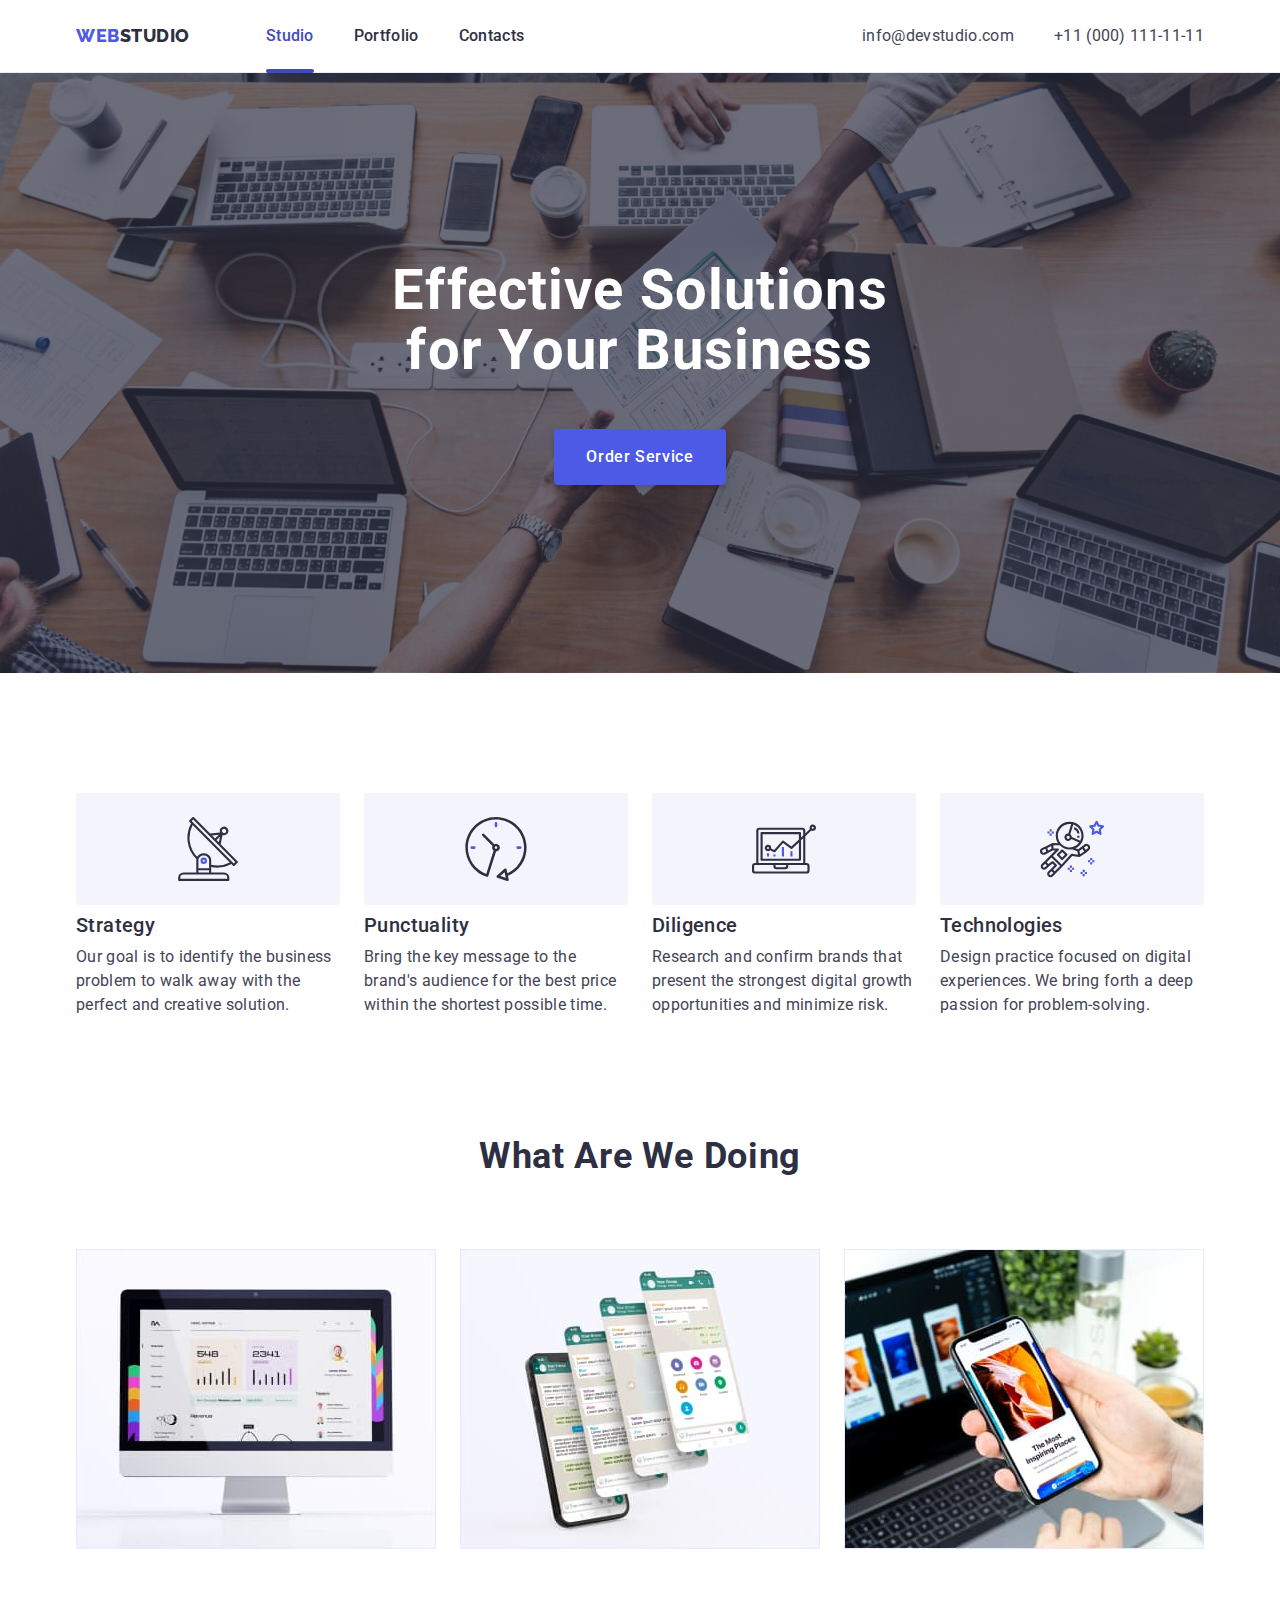
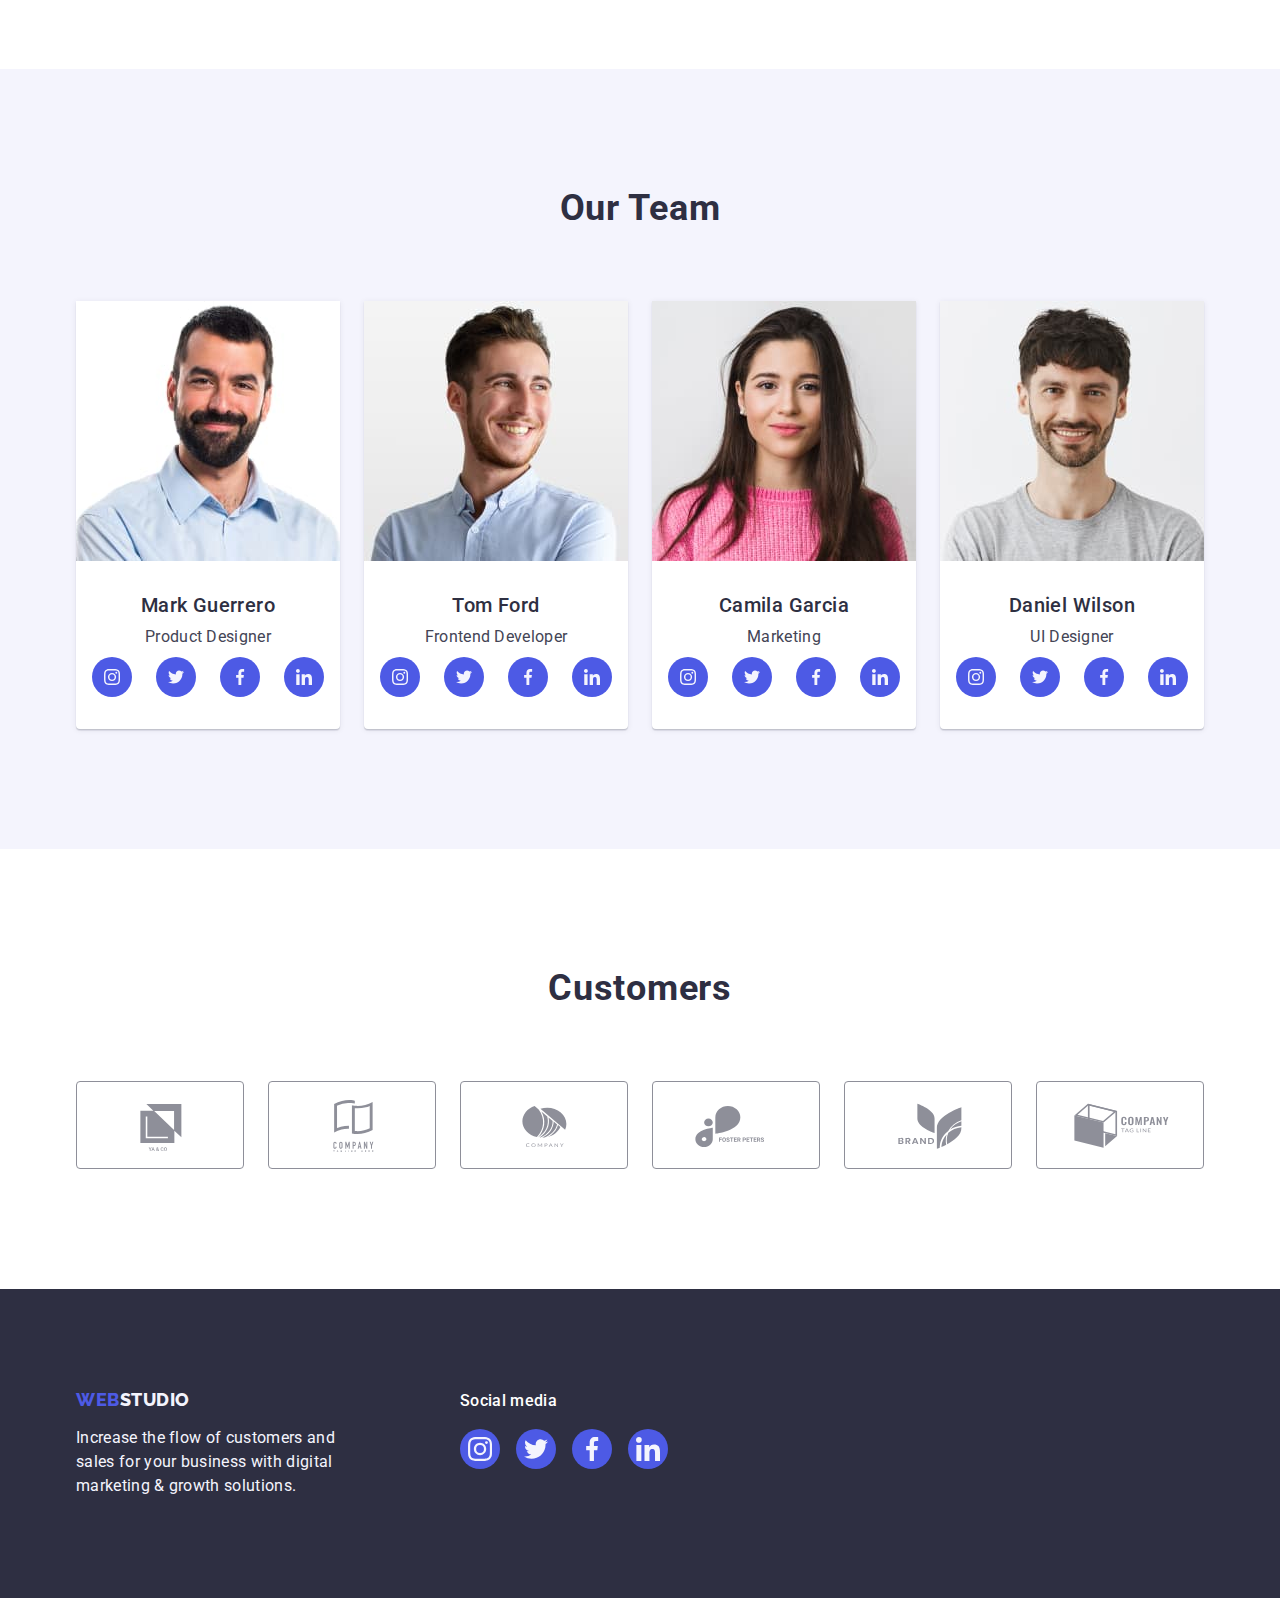
<file: index.html>
<!DOCTYPE html>
<html lang="en">
  <head>
    <meta charset="UTF-8" />
    <meta http-equiv="X-UA-Compatible" content="IE=edge" />
    <meta name="viewport" content="width=device-width, initial-scale=1.0" />
    <meta
      name="description"
      content="Creation and promotion of web-sites. Web site, App, Design, Marketing"
    />
    <title>Studio</title>
    <link rel="preconnect" href="https://fonts.googleapis.com" />
    <link rel="preconnect" href="https://fonts.gstatic.com" crossorigin />
    <link
      href="https://fonts.googleapis.com/css2?family=Raleway:wght@800&family=Roboto:wght@400;500;700;900&display=swap"
      rel="stylesheet"
    />
    <link
      rel="stylesheet"
      href="https://cdnjs.cloudflare.com/ajax/libs/modern-normalize/1.0.0/modern-normalize.min.css"
    />
    <link rel="stylesheet" href="./css/styles.css" />
  </head>

  <body>
    <!-- ======== Шапка сайта (header) ========== -->
    <header class="header-box">
      <div class="container header-container">
        <nav class="header-nav">
          <a class="logo logo-header" href="./index.html"
            >Web<span class="logo-studio">Studio</span></a
          >

          <ul class="header-menu">
            <li>
              <!-- current -->
              <a class="menu-link link current" href="./index.html">Studio</a>
            </li>
            <li>
              <a class="menu-link link" href="./portfolio.html">Portfolio</a>
            </li>
            <li>
              <a class="menu-link link" href="">Contacts</a>
            </li>
          </ul>
        </nav>

        <!-- === Контакти (address) === -->
        <address>
          <ul class="contacts-list">
            <li>
              <a class="contact-link link" href="mailto:info@devstudio.com"
                >info@devstudio.com</a
              >
            </li>
            <li>
              <a class="contact-link link" href="tel:+110001111111"
                >+11 (000) 111-11-11</a
              >
            </li>
          </ul>
        </address>
      </div>
    </header>

    <main>
      <!-- SECTION HERO (Герой) -->
      <section class="hero-bloc">
        <div class="container">
          <h1 class="title">Effective Solutions for Your Business</h1>

          <!-- button -->
          <button type="button" class="btn btn-text" data-modal-open>
            Order Service
          </button>
          <div class="backdrop is-hidden" data-modal>
            <div class="modal">
              <div class="modal-icon">
                <button type="button" class="modal-btn" data-modal-close>
                  <svg class="icon-close" width="8" height="8">
                    <use href="./images/icons.svg#icon-close"></use>
                  </svg>
                </button>
              </div>
            </div>
          </div>
        </div>
      </section>

      <!-- SECTION-1 "FEATURE" (Переваги) -->
      <section class="section-delta">
        <div class="container">
          <!-- Сховати заголовок -->
          <h2 class="visually-hidden">Hang</h2>

          <ul class="feature-list list">
            <li class="scroll-box">
              <div class="feature-icon-box">
                <svg class="feature-icon" width="64" height="64">
                  <use href="./images/icons.svg#antenna"></use>
                </svg>
              </div>
              <h3 class="header">Strategy</h3>
              <p class="main-text">
                Our goal is to identify the business problem to walk away with
                the perfect and creative solution.
              </p>
            </li>

            <li class="scroll-box">
              <div class="feature-icon-box">
                <svg class="feature-icon" width="64" height="64">
                  <use href="./images/icons.svg#clock"></use>
                </svg>
              </div>
              <h3 class="header">Punctuality</h3>
              <p class="main-text">
                Bring the key message to the brand's audience for the best price
                within the shortest possible time.
              </p>
            </li>

            <li class="scroll-box">
              <div class="feature-icon-box">
                <svg class="feature-icon" width="64" height="64">
                  <use href="./images/icons.svg#diagram"></use>
                </svg>
              </div>
              <h3 class="header">Diligence</h3>
              <p class="main-text">
                Research and confirm brands that present the strongest digital
                growth opportunities and minimize risk.
              </p>
            </li>

            <li class="scroll-box">
              <div class="feature-icon-box">
                <svg class="feature-icon" width="64" height="64">
                  <use href="./images/icons.svg#astronaut"></use>
                </svg>
              </div>
              <h3 class="header">Technologies</h3>
              <p class="main-text">
                Design practice focused on digital experiences. We bring forth a
                deep passion for problem-solving.
              </p>
            </li>
          </ul>
        </div>
      </section>

      <!-- SECTION-2 "We doing" (Види робіт) "WORK"-->
      <section class="work">
        <div class="container">
          <h2 class="header-two">What are we doing</h2>

          <ul class="work-list list">
            <li class="work-list-item">
              <img src="./images/laptop.jpg" alt="laptop" width="360" />
            </li>

            <!-- Висоту картинки можна не задавати -->

            <li class="work-list-item">
              <img
                src="./images/files.jpg"
                alt="files"
                width="360"
                height="300"
              />
            </li>

            <li class="work-list-item">
              <img src="./images/mobile.jpg" alt="mobile" width="360" />
            </li>
          </ul>
        </div>
      </section>

      <!-- SECTION-3 "Our Team" -->
      <section class="team section-delta">
        <div class="container">
          <h2 class="header-two">Our Team</h2>

          <ul class="team-list list">
            <li class="team-items">
              <img
                class="img"
                src="./images/team/mark.jpg"
                alt="Mark Guerrero"
                width="264"
              />
              <div class="team-member">
                <h3 class="header">Mark Guerrero</h3>
                <p class="team-position main-text">Product Designer</p>
                <!-- === social icons === -->
                <ul class="social-icon-list list">
                  <li class="social-icon-item">
                    <!-- Посилання на зовнішній ресурс, відкриється у новій вкладці -->
                    <a
                      class="link-icon link"
                      href="https://www.instagram.com/"
                      target="_blank"
                      rel="noopener noreferrer"
                    >
                      <svg class="icon" width="16" height="16">
                        <use href="./images/icons.svg#instagram"></use>
                      </svg>
                    </a>
                  </li>

                  <li class="social-icon-item">
                    <a
                      class="link-icon link"
                      href="https://twitter.com/"
                      target="_blank"
                      rel="noopener noreferrer"
                    >
                      <svg class="icon" width="16" height="16">
                        <use href="./images/icons.svg#twitter"></use>
                      </svg>
                    </a>
                  </li>

                  <li class="social-icon-item">
                    <a
                      class="link-icon link"
                      href="https://www.facebook.com/"
                      target="_blank"
                      rel="noopener noreferrer"
                    >
                      <svg class="icon" width="16" height="16">
                        <use href="./images/icons.svg#facebook"></use>
                      </svg>
                    </a>
                  </li>

                  <li class="social-icon-item">
                    <a
                      class="link-icon link"
                      href="https://www.linkedin.com/"
                      target="_blank"
                      rel="noopener noreferrer"
                    >
                      <svg class="icon" width="16" height="16">
                        <use href="./images/icons.svg#linkedin"></use>
                      </svg>
                    </a>
                  </li>
                </ul>
                <!-- social icons end -->
              </div>
            </li>

            <li class="team-items">
              <img
                class="img"
                src="./images/team/tom.jpg"
                alt="Tom Ford"
                width="264"
              />
              <div class="team-member">
                <h3 class="header">Tom Ford</h3>
                <p class="team-position main-text">Frontend Developer</p>
                <!-- === social icons === -->
                <ul class="social-icon-list list">
                  <li class="social-icon-item">
                    <!-- Посилання на зовнішній ресурс, відкриється у новій вкладці -->
                    <a
                      class="link-icon link"
                      href="https://www.instagram.com/"
                      target="_blank"
                      rel="noopener noreferrer"
                    >
                      <svg class="icon" width="16" height="16">
                        <use href="./images/icons.svg#instagram"></use>
                      </svg>
                    </a>
                  </li>

                  <li class="social-icon-item">
                    <a
                      class="link-icon link"
                      href="https://twitter.com/"
                      target="_blank"
                      rel="noopener noreferrer"
                    >
                      <svg class="icon" width="16" height="16">
                        <use href="./images/icons.svg#twitter"></use>
                      </svg>
                    </a>
                  </li>

                  <li class="social-icon-item">
                    <a
                      class="link-icon link"
                      href="https://www.facebook.com/"
                      target="_blank"
                      rel="noopener noreferrer"
                    >
                      <svg class="icon" width="16" height="16">
                        <use href="./images/icons.svg#facebook"></use>
                      </svg>
                    </a>
                  </li>

                  <li class="social-icon-item">
                    <a
                      class="link-icon link"
                      href="https://www.linkedin.com/"
                      target="_blank"
                      rel="noopener noreferrer"
                    >
                      <svg class="icon" width="16" height="16">
                        <use href="./images/icons.svg#linkedin"></use>
                      </svg>
                    </a>
                  </li>
                </ul>
                <!-- social icons end -->
              </div>
            </li>

            <li class="team-items">
              <img
                class="img"
                src="./images/team/camila.jpg"
                alt="Camila Garcia"
                width="264"
              />
              <div class="team-member">
                <h3 class="header">Camila Garcia</h3>
                <p class="team-position main-text">Marketing</p>
                <!-- social icons -->
                <ul class="social-icon-list list">
                  <li class="social-icon-item">
                    <!-- Посилання на зовнішній ресурс, відкриється у новій вкладці -->
                    <a
                      class="link-icon link"
                      href="https://www.instagram.com/"
                      target="_blank"
                      rel="noopener noreferrer"
                    >
                      <svg class="icon" width="16" height="16">
                        <use href="./images/icons.svg#instagram"></use>
                      </svg>
                    </a>
                  </li>

                  <li class="social-icon-item">
                    <a
                      class="link-icon link"
                      href="https://twitter.com/"
                      target="_blank"
                      rel="noopener noreferrer"
                    >
                      <svg class="icon" width="16" height="16">
                        <use href="./images/icons.svg#twitter"></use>
                      </svg>
                    </a>
                  </li>

                  <li class="social-icon-item">
                    <a
                      class="link-icon link"
                      href="https://www.facebook.com/"
                      target="_blank"
                      rel="noopener noreferrer"
                    >
                      <svg class="icon" width="16" height="16">
                        <use href="./images/icons.svg#facebook"></use>
                      </svg>
                    </a>
                  </li>

                  <li class="social-icon-item">
                    <a
                      class="link-icon link"
                      href="https://www.linkedin.com/"
                      target="_blank"
                      rel="noopener noreferrer"
                    >
                      <svg class="icon" width="16" height="16">
                        <use href="./images/icons.svg#linkedin"></use>
                      </svg>
                    </a>
                  </li>
                </ul>
                <!-- social icons end -->
              </div>
            </li>

            <li class="team-items">
              <img
                class="img"
                src="./images/team/daniel.jpg"
                alt="Daniel Wilson"
                width="264"
              />
              <div class="team-member">
                <h3 class="header">Daniel Wilson</h3>
                <p class="team-position main-text">UI Designer</p>
                <!-- social icons -->
                <ul class="social-icon-list list">
                  <li class="social-icon-item">
                    <!-- Посилання на зовнішній ресурс, відкриється у новій вкладці -->
                    <a
                      class="link-icon link"
                      href="https://www.instagram.com/"
                      target="_blank"
                      rel="noopener noreferrer"
                    >
                      <svg class="icon" width="16" height="16">
                        <use href="./images/icons.svg#instagram"></use>
                      </svg>
                    </a>
                  </li>

                  <li class="social-icon-item">
                    <a
                      class="link-icon link"
                      href="https://twitter.com/"
                      target="_blank"
                      rel="noopener noreferrer"
                    >
                      <svg class="icon" width="16" height="16">
                        <use href="./images/icons.svg#twitter"></use>
                      </svg>
                    </a>
                  </li>

                  <li class="social-icon-item">
                    <a
                      class="link-icon link"
                      href="https://www.facebook.com/"
                      target="_blank"
                      rel="noopener noreferrer"
                    >
                      <svg class="icon" width="16" height="16">
                        <use href="./images/icons.svg#facebook"></use>
                      </svg>
                    </a>
                  </li>

                  <li class="social-icon-item">
                    <a
                      class="link-icon link"
                      href="https://www.linkedin.com/"
                      target="_blank"
                      rel="noopener noreferrer"
                    >
                      <svg class="icon" width="16" height="16">
                        <use href="./images/icons.svg#linkedin"></use>
                      </svg>
                    </a>
                  </li>
                </ul>
                <!-- social icons end -->
              </div>
            </li>
          </ul>
        </div>
      </section>

      <!-- SECTION-4 "Customers" -->
      <section class="section-delta">
        <div class="container">
          <h2 class="header-two">Customers</h2>
          <ul class="clients-list list">
            <li class="clients-item">
              <!-- <div class="clients-item-box"> - не треба! -->
              <a class="clients-link" href="">
                <svg class="clients-icon" width="104" height="56">
                  <use href="./images/icons.svg#logo1"></use>
                </svg>
              </a>
              <!-- </div> -->
            </li>

            <li class="clients-item">
              <a class="clients-link" href="">
                <svg class="clients-icon" width="104" height="56">
                  <use href="./images/icons.svg#logo2"></use>
                </svg>
              </a>
            </li>

            <li class="clients-item">
              <a class="clients-link" href="">
                <svg class="clients-icon" width="104" height="56">
                  <use href="./images/icons.svg#logo3"></use>
                </svg>
              </a>
            </li>

            <li class="clients-item">
              <a class="clients-link" href="">
                <svg class="clients-icon" width="104" height="56">
                  <use href="./images/icons.svg#logo4"></use>
                </svg>
              </a>
            </li>

            <li class="clients-item">
              <a class="clients-link" href="">
                <svg class="clients-icon" width="104" height="56">
                  <use href="./images/icons.svg#logo5"></use>
                </svg>
              </a>
            </li>

            <li class="clients-item">
              <a class="clients-link" href="">
                <svg class="clients-icon" width="104" height="56">
                  <use href="./images/icons.svg#logo6"></use>
                </svg>
              </a>
            </li>
          </ul>
        </div>
      </section>
    </main>

    <!-- FOOTER -->
    <footer class="footer-section">
      <div class="container">
        <!-- LOGO -->
        <div class="footer-logo-box">
          <a class="logo logo-footer" href="./index.html"
            >Web<span class="studio-footer">Studio</span></a
          >
          <p class="text-footer">
            Increase the flow of customers and sales for your business with
            digital marketing & growth solutions.
          </p>
        </div>
        <div class="footer-social-box">
          <p class="footer-social-title">Social media</p>
          <ul class="footer-list list">
            <li class="footer-list-item">
              <a class="footer-social-link" href="">
                <svg class="icon" width="24" height="24">
                  <use href="./images/icons.svg#instagram"></use>
                </svg>
              </a>
            </li>
            <li class="footer-list-item">
              <a class="footer-social-link" href="">
                <svg class="icon" width="24" height="24">
                  <use href="./images/icons.svg#twitter"></use>
                </svg>
              </a>
            </li>
            <li class="footer-list-item">
              <a class="footer-social-link" href="">
                <svg class="icon" width="24" height="24">
                  <use href="./images/icons.svg#facebook"></use>
                </svg>
              </a>
            </li>
            <li class="footer-list-item">
              <a class="footer-social-link" href="">
                <svg class="icon" width="24" height="24">
                  <use href="./images/icons.svg#linkedin"></use>
                </svg>
              </a>
            </li>
          </ul>
        </div>
      </div>
    </footer>
    <script src="./js/modal.js"></script>
  </body>
</html>
</file>
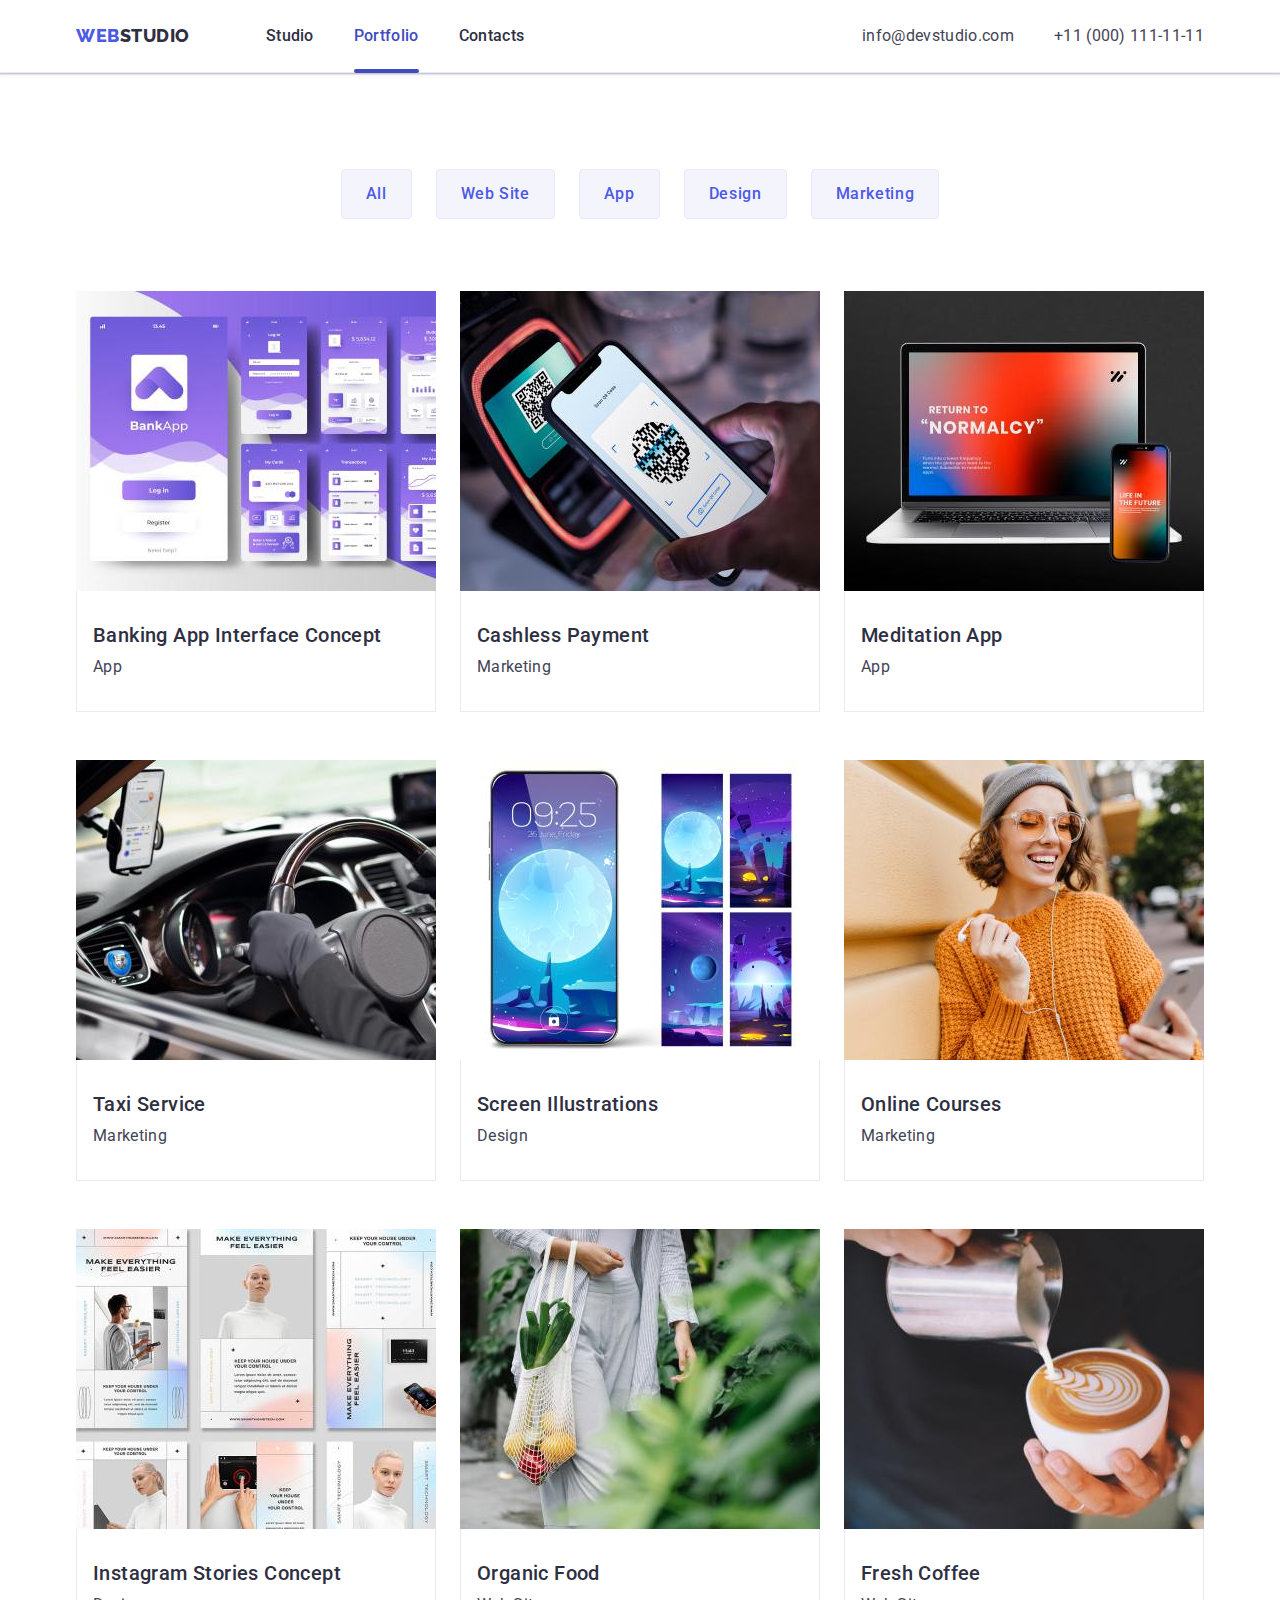
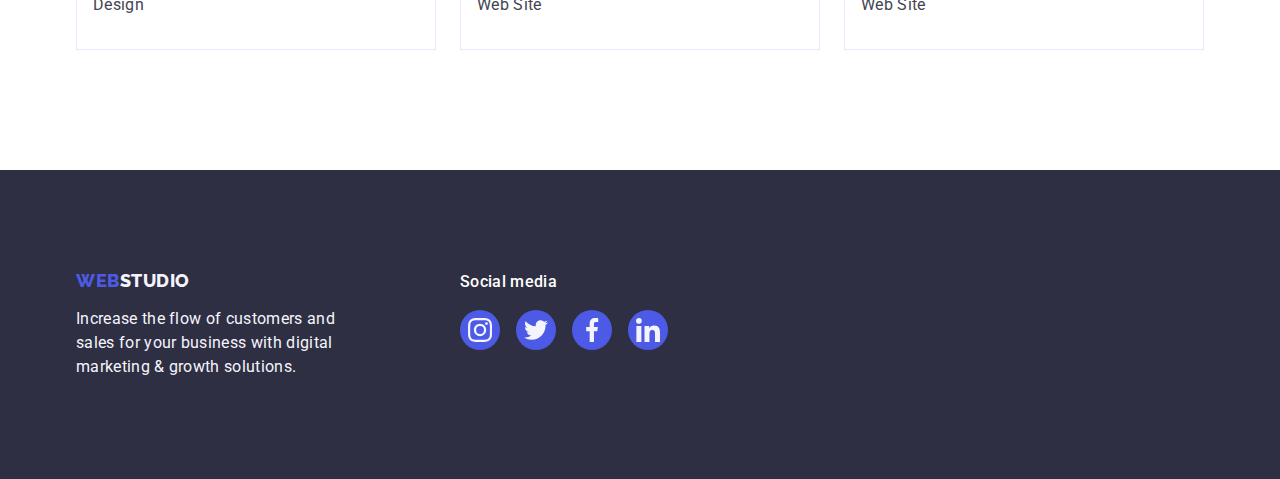
<file: portfolio.html>
<!DOCTYPE html>
<html lang="en">
  <head>
    <meta charset="UTF-8" />
    <meta http-equiv="X-UA-Compatible" content="IE=edge" />
    <meta name="viewport" content="width=device-width, initial-scale=1.0" />
    <title>Portfolio</title>
    <link rel="preconnect" href="https://fonts.googleapis.com" />
    <link rel="preconnect" href="https://fonts.gstatic.com" crossorigin />
    <link
      href="https://fonts.googleapis.com/css2?family=Raleway:wght@800&family=Roboto:wght@400;500;700;900&display=swap"
      rel="stylesheet"
    />
    <link
      rel="stylesheet"
      href="https://cdnjs.cloudflare.com/ajax/libs/modern-normalize/1.0.0/modern-normalize.min.css"
    />
    <link rel="stylesheet" href="./css/styles.css" />
  </head>
  <body>
    <!-- Шапка сайта -->

    <header class="header-box">
      <div class="container header-container">
        <nav class="header-nav">
          <a class="logo logo-header" href="./index.html"
            >Web<span class="logo-studio">Studio</span></a
          >

          <ul class="header-menu">
            <li>
              <a class="menu-link link" href="./index.html">Studio</a>
            </li>
            <li>
              <!-- current -->
              <a class="menu-link link current" href="./portfolio.html"
                >Portfolio</a
              >
            </li>
            <li>
              <a class="menu-link link" href="">Contacts</a>
            </li>
          </ul>
        </nav>

        <address>
          <ul class="contacts-list">
            <li>
              <a class="contact-link link" href="mailto:info@devstudio.com"
                >info@devstudio.com</a
              >
            </li>
            <li>
              <a class="contact-link link" href="tel:+110001111111"
                >+11 (000) 111-11-11</a
              >
            </li>
          </ul>
        </address>
      </div>
    </header>

    <main>
      <section class="container-portfolio">
        <div class="container">
          <!-- === Кнопки-фільтр === -->
          <!-- Сховати заголовок -->
          <h1 class="visually-hidden">Menu Navigation</h1>
          <ul class="list-menu-prtf">
            <li>
              <button type="button" class="filter-button">All</button>
            </li>
            <li>
              <button type="button" class="filter-button">Web Site</button>
            </li>
            <li>
              <button type="button" class="filter-button">App</button>
            </li>
            <li>
              <button type="button" class="filter-button">Design</button>
            </li>
            <li>
              <button type="button" class="filter-button">Marketing</button>
            </li>
          </ul>

          <!-- === Картки Portfolio === -->

          <ul class="portfolio-list">
            <li class="portfolio-item">
              <a class="portfolio-link link" href="">
                <div class="box-overlay">
                  <img
                    src="./images/page2/pagetoo1.jpg"
                    alt="Banking App Interface Concept"
                    width="360"
                  />
                  <div class="overlay">
                    <p>
                      14 Stylish and User-Friendly App Design Concepts · Task
                      Manager App · Calorie Tracker App · Exotic Fruit Ecommerce
                      App · Cloud Storage App
                    </p>
                  </div>
                </div>
                <div class="card-categories">
                  <h2 class="header">Banking App Interface Concept</h2>
                  <p class="main-text">App</p>
                </div>
              </a>
            </li>

            <li class="portfolio-item">
              <a class="portfolio-link link" href="">
                <div class="box-overlay">
                  <img
                    src="./images/page2/pagetoo2.jpg"
                    alt="Cashless Payment"
                    width="360"
                    height="300"
                  />
                  <div class="overlay">
                    <p>
                      14 Stylish and User-Friendly App Design Concepts · Task
                      Manager App · Calorie Tracker App · Exotic Fruit Ecommerce
                      App · Cloud Storage App
                    </p>
                  </div>
                </div>
                <div class="card-categories">
                  <h2 class="header">Cashless Payment</h2>
                  <p class="main-text">Marketing</p>
                </div>
              </a>
            </li>

            <li class="portfolio-item">
              <a class="portfolio-link link" href="">
                <div class="box-overlay">
                  <img
                    src="./images/page2/pagetoo3.jpg"
                    alt="Meditation App"
                    width="360"
                  />
                  <div class="overlay">
                    <p>
                      14 Stylish and User-Friendly App Design Concepts · Task
                      Manager App · Calorie Tracker App · Exotic Fruit Ecommerce
                      App · Cloud Storage App
                    </p>
                  </div>
                </div>
                <div class="card-categories">
                  <h2 class="header">Meditation App</h2>
                  <p class="main-text">App</p>
                </div>
              </a>
            </li>

            <li class="portfolio-item">
              <a class="portfolio-link link" href="">
                <div class="box-overlay">
                  <img
                    src="./images/page2/pagetoo4.jpg"
                    alt="Taxi Service"
                    width="360"
                  />
                  <div class="overlay">
                    <p>
                      14 Stylish and User-Friendly App Design Concepts · Task
                      Manager App · Calorie Tracker App · Exotic Fruit Ecommerce
                      App · Cloud Storage App
                    </p>
                  </div>
                </div>
                <div class="card-categories">
                  <h2 class="header">Taxi Service</h2>
                  <p class="main-text">Marketing</p>
                </div>
              </a>
            </li>

            <li class="portfolio-item">
              <a class="portfolio-link link" href="">
                <div class="box-overlay">
                  <img
                    src="./images/page2/pagetoo5.jpg"
                    alt="Screen Illustrations"
                    width="360"
                  />
                  <div class="overlay">
                    <p>
                      14 Stylish and User-Friendly App Design Concepts · Task
                      Manager App · Calorie Tracker App · Exotic Fruit Ecommerce
                      App · Cloud Storage App
                    </p>
                  </div>
                </div>
                <div class="card-categories">
                  <h2 class="header">Screen Illustrations</h2>
                  <p class="main-text">Design</p>
                </div>
              </a>
            </li>

            <li class="portfolio-item">
              <a class="portfolio-link link" href="">
                <div class="box-overlay">
                  <img
                    src="./images/page2/pagetoo6.jpg"
                    alt="Online Courses"
                    width="360"
                  />
                  <div class="overlay">
                    <p>
                      14 Stylish and User-Friendly App Design Concepts · Task
                      Manager App · Calorie Tracker App · Exotic Fruit Ecommerce
                      App · Cloud Storage App
                    </p>
                  </div>
                </div>
                <div class="card-categories">
                  <h2 class="header">Online Courses</h2>
                  <p class="main-text">Marketing</p>
                </div>
              </a>
            </li>

            <li class="portfolio-item">
              <a class="portfolio-link link" href="">
                <div class="box-overlay">
                  <img
                    src="./images/page2/pagetoo7.jpg"
                    alt="Instagram Stories Concept"
                    width="360"
                  />
                  <div class="overlay">
                    <p>
                      14 Stylish and User-Friendly App Design Concepts · Task
                      Manager App · Calorie Tracker App · Exotic Fruit Ecommerce
                      App · Cloud Storage App
                    </p>
                  </div>
                </div>
                <div class="card-categories">
                  <h2 class="header">Instagram Stories Concept</h2>
                  <p class="main-text">Design</p>
                </div>
              </a>
            </li>

            <li class="portfolio-item">
              <a class="portfolio-link link" href="">
                <div class="box-overlay">
                  <img
                    src="./images/page2/pagetoo8.jpg"
                    alt="Organic Food"
                    width="360"
                  />
                  <div class="overlay">
                    <p>
                      14 Stylish and User-Friendly App Design Concepts · Task
                      Manager App · Calorie Tracker App · Exotic Fruit Ecommerce
                      App · Cloud Storage App
                    </p>
                  </div>
                </div>
                <div class="card-categories">
                  <h2 class="header">Organic Food</h2>
                  <p class="main-text">Web Site</p>
                </div>
              </a>
            </li>

            <li class="portfolio-item">
              <a class="portfolio-link link" href="">
                <div class="box-overlay">
                  <img
                    src="./images/page2/pagetoo9.jpg"
                    alt="Fresh Coffee"
                    width="360"
                  />
                  <div class="overlay">
                    <p>
                      14 Stylish and User-Friendly App Design Concepts · Task
                      Manager App · Calorie Tracker App · Exotic Fruit Ecommerce
                      App · Cloud Storage App
                    </p>
                  </div>
                </div>
                <div class="card-categories">
                  <h2 class="header">Fresh Coffee</h2>
                  <p class="main-text">Web Site</p>
                </div>
              </a>
            </li>
          </ul>
        </div>
      </section>
    </main>

    <!-- FOOTER -->
    <footer class="footer-section">
      <div class="container">
        <!-- LOGO -->
        <div class="footer-logo-box">
          <a class="logo logo-footer" href="./index.html">
            Web<span class="studio-footer">Studio</span></a
          >
          <p class="text-footer">
            Increase the flow of customers and sales for your business with
            digital marketing & growth solutions.
          </p>
        </div>
        <div class="footer-social-box">
          <p class="footer-social-title">Social media</p>
          <ul class="footer-list list">
            <li class="footer-list-item">
              <a class="footer-social-link" href="">
                <svg class="icon" width="24" height="24">
                  <use href="./images/icons.svg#instagram"></use>
                </svg>
              </a>
            </li>
            <li class="footer-list-item">
              <a class="footer-social-link" href="">
                <svg class="icon" width="24" height="24">
                  <use href="./images/icons.svg#twitter"></use>
                </svg>
              </a>
            </li>
            <li class="footer-list-item">
              <a class="footer-social-link" href="">
                <svg class="icon" width="24" height="24">
                  <use href="./images/icons.svg#facebook"></use>
                </svg>
              </a>
            </li>
            <li class="footer-list-item">
              <a class="footer-social-link" href="">
                <svg class="icon" width="24" height="24">
                  <use href="./images/icons.svg#linkedin"></use>
                </svg>
              </a>
            </li>
          </ul>
        </div>
      </div>
    </footer>
  </body>
</html>
</file>
<file: css/styles.css>
:root {
  /* IRIS - logo, button color*/
  --btn-color: #4d5ae5;
  /* NAVY BLUE - hero background (bg), menu & headings fonts*/
  --heading-color: #2e2f42;
  /* SLATE - contacts & main text - dark fonts */
  --main-fonts: #434455;
  /* CLOUD & white - light fonts, Section-3 bg */
  --light-font: #f4f4fd;
  --white-color: #ffffff;
  /* CORNFLOWER - Section-2 bg, Portfolio bg*/
  --portfolio-bgc: #e7e9fc;
  /* OCEAN - aktive button */
  --hover-btn: #404bbf;
  /* LIGHT SLATE */
  --icons-color: #8e8f99;
  /* GREEN */
  --green-color: #31d0aa;
  /* Others */
  --сubic: cubic-bezier(0.4, 0, 0.2, 1);
  --backdrop: rgba(46, 47, 66, 0.4);
  --indent: 24px;
}
/* width:/flex-basis: calc((100% - var(--indent) * (var(--items) - 1)) / var(--items)); */

/**
  |============================
  | RESET indents
  |============================
*/

p,
h1,
h2,
h3,
h4,
h5 {
  margin: 0;
}

ul {
  margin: 0;
  padding: 0;
}

/**
  |============================
  | Base styles
  |============================
*/

body {
  font-family: 'Roboto', sans-serif;
  color: var(--main-fonts);
  background-color: var(--white-color);
}

.container {
  width: 1158px;
  max-width: 100%;
  margin-left: auto;
  margin-right: auto;
  padding: 0px 15px;
  /*  контур елемента 
  outline: 2px solid red;
  outline-offset: -2px; */
}

img {
  display: block;
  /* ширина вже задана в html */
  /* max-width: 100%; */
  /* вирівнювання по центру при любій ширині боксів  */
  margin: auto;
}

/* для заголовків параметри */
.header {
  font-weight: 500;
  font-size: 20px;
  line-height: 1.2;
  letter-spacing: 0.02em;
  color: var(--heading-color);
  margin-bottom: 8px;
}

.main-text {
  font-size: 16px;
  line-height: 1.5;
  letter-spacing: 0.02em;
  color: var(--main-fonts);
}

/**
  |============================
  | RESET
  |============================
*/

/* Видалення підкреслення link-ів */
.link {
  text-decoration: none;
}

/* Видалення маркерів, нумерації */
.list {
  list-style: none;
}

/* Прихований заголовок ==========================*/

.visually-hidden {
  position: absolute;
  width: 1px;
  height: 1px;
  margin: -1px;
  border: 0;
  padding: 0;

  white-space: nowrap;
  clip-path: inset(100%);
  clip: rect(0 0 0 0);
  overflow: hidden;
}

/* для прибирання курсиву */
address {
  font-style: inherit;
  margin-left: auto;
}

/**
  |============================
  | HEADER
  |============================
*/

.header-box {
  background-color: white;
  border-bottom: 1px solid var(--portfolio-bgc);
  box-shadow: 0px 2px 1px rgba(46, 47, 66, 0.08),
    0px 1px 1px rgba(46, 47, 66, 0.16), 0px 1px 6px rgba(46, 47, 66, 0.08);
  /*  контур елемента 
  outline: 2px solid red;
  outline-offset: -2px; */
}

.header-container {
  display: flex;
  align-items: center;
  /* justify-content: space-between; */
}

.header-nav {
  display: flex;
  align-items: center;
  /* flex-grow: 1; */
  /* margin-right: auto; */
}

.header-menu {
  display: flex;
  list-style: none;
  gap: 40px;
}

/* === LOGO === */
.logo {
  font-family: 'Raleway', sans-serif;
  font-weight: 800;
  font-size: 18px;
  line-height: 1.17;
  letter-spacing: 0.03em;
  text-transform: uppercase;
  color: var(--btn-color);
  text-decoration: none;
}

.logo-header {
  margin-right: 76px;
}

.logo-studio {
  color: var(--heading-color);
}

/* === Навігація (Меню) === */
.menu-link {
  position: relative;
  display: flex;

  font-weight: 500;
  font-size: 16px;
  line-height: 1.5;
  letter-spacing: 0.02em;

  color: var(--heading-color);
  padding: 24px 0;

  transition: color 250ms var(--сubic);
}

.menu-link:hover,
.menu-link:focus,
.contact-link:hover,
.contact-link:focus {
  color: var(--hover-btn);
}

/* == підкреслення меню навігації == */
/* .menu-link  */
.current::after {
  content: '';
  position: absolute;
  width: 100%;
  height: 4px;
  bottom: -1px;

  background: var(--hover-btn);
  color: var(--hover-btn);
  border-radius: 2px;
}

/* == синій колір разом із підкресленням меню навігації == */
.menu-link.link.current {
  color: var(--hover-btn);
}

/* === Контакти (address) === */
.contacts-list {
  list-style: none;
  display: flex;
  gap: 40px;
}

.contact-link {
  font-size: 16px;
  line-height: 1.5;
  letter-spacing: 0.02em;

  color: var(--main-fonts);

  transition: color 250ms var(--сubic);
}

/**
  |============================
  | HERO section
  |============================
*/

.hero-bloc {
  padding-top: 188px;
  padding-bottom: 188px;
  max-width: 1440px;
  margin-left: auto;
  margin-right: auto;

  /* background-color: var(--heading-color); */
  background-color: rgba(46, 47, 66, 0.7);
  background-image: linear-gradient(
      rgba(46, 47, 66, 0.7),
      rgba(46, 47, 66, 0.7)
    ),
    url(../images/people-office.jpg);
  background-repeat: no-repeat;
  background-position: center;
  background-size: cover;
}

.title {
  font-weight: 700;
  font-size: 56px;
  line-height: 1.07;
  letter-spacing: 0.02em;
  text-align: center;
  color: var(--white-color);
  margin: 0 auto 48px auto;
  max-width: 496px;
}

section {
  padding-bottom: 120px;
}

/**
  |============================
  | BUTTON STYLE
  |============================
*/

.btn {
  /* display: flex; невірно*/
  display: block;
  min-width: 169px;
  height: 56px;
  border: none;
  box-shadow: 0px 4px 4px rgba(0, 0, 0, 0.15);
  border-radius: 4px;

  padding: 16px 32px;
  margin: 0 auto;

  background-color: var(--btn-color);
  cursor: pointer;

  transition: background 250ms var(--сubic);
}

.btn:hover,
.btn:focus {
  background-color: var(--hover-btn);
}

/* можна перенести до "btn" */
.btn-text {
  font-family: inherit;
  font-weight: 500;
  font-size: 16px;
  line-height: 1.5;
  letter-spacing: 0.04em;
  color: var(--white-color);
}

/* ========== modal window ========== */
.backdrop {
  position: fixed;
  top: 0;
  left: 0;

  width: 100%;
  height: 100%;

  background-color: var(--backdrop);
  transition: opacity 250ms var(--сubic), visibility 250ms var(--сubic);
}
.backdrop.is-hidden {
  opacity: 0;
  visibility: hidden;
  pointer-events: none;
}
.modal {
  position: absolute;
  top: 50%;
  left: 50%;

  transform: translate(-50%, -50%);

  min-width: 408px;
  min-height: 576px;
  padding: 24px;

  background: #fcfcfc;
  box-shadow: 0px 1px 1px rgba(0, 0, 0, 0.14), 0px 1px 3px rgba(0, 0, 0, 0.12),
    0px 2px 1px rgba(0, 0, 0, 0.2);
  border-radius: 4px;
}
.modal-icon {
  width: 24px;
  height: 24px;
  margin-left: auto;
}
.modal-btn {
  display: flex;
  align-items: center;
  justify-content: center;

  width: 100%;
  height: 100%;

  border: none;
  border-radius: 50%;

  background-color: var(--portfolio-bgc);
  background-size: cover;

  transition: color 250ms var(--сubic), background 250ms var(--сubic);
}
.icon-close {
  fill: currentColor;
}
.modal-btn:hover,
.modal-btn:focus {
  background-color: var(--hover-btn);
  color: var(--light-font);
  cursor: pointer;
}

/**
  |============================
  | SECTIONs
  |============================
*/

/* ========== SECTION-1 "Feature" ========== */
/*  (h3 = header під "body") */

.section-delta {
  padding-top: 120px;
  --items: 4;
}

.feature-list {
  display: flex;
  gap: var(--indent);
}

.scroll-box {
  /* calc((100%-72px) / 4) */
  flex-basis: calc((100% - var(--indent) * (var(--items) - 1)) / var(--items));
  /* gap: 24px; */
}

.feature-icon-box {
  display: flex;
  justify-content: center;
  align-items: center;

  height: 112px;
  /* width: 264px; */

  background: var(--light-font);
  border-radius: 4px;
  margin-bottom: 8px;
}

/* ========== SECTION-2 "We doing",(3) (h2) ========== */

.work {
  --items: 3;
}

.header-two {
  font-weight: 700;
  font-size: 36px;
  line-height: 1.11;
  letter-spacing: 0.02em;
  text-align: center;
  text-transform: capitalize;
  color: var(--heading-color);
  margin-bottom: 72px;
}

.work-list {
  display: flex;
  gap: var(--indent);
  /* ЕКСПЕРИМЕНТ =======================================================*/
  /* justify-content: center; */
  /* justify-content: space-between; */
}

.work-list-item {
  /* calc((100% - 48px) / 3) */
  flex-basis: calc((100% - var(--indent) * (var(--items) - 1)) / var(--items));
}

/* ========== SECTION-3 "Our Team" ========== */

.team {
  /* Кожне Слово З Великої Літери */
  text-transform: capitalize;
  background-color: var(--light-font);
  --items: 4;
}

.team-list {
  display: flex;
  gap: var(--indent);

  /* приклади list-style: */
  /* list-style-type: '\1F44D'; */
  /* list-style-type: space-counter; */
  /* list-style-type: none; */
}

.team-items {
  /* calc((100% - 72px) / 4) */
  flex-basis: calc((100% - var(--indent) * (var(--items) - 1)) / var(--items));

  /* ЕКСПЕРИМЕНТ =======================================================*/
  /* маржинами картинку не вирівняти - потрібно на його "div" впливати?
  margin-left: auto;
  margin-right: auto; */
  border: var(--portfolio-bgc);
  /* border-width:  1px;
  border-style: solid; */
  /* Тінь навколо ракмок: */
  box-shadow: 0px 1px 6px rgba(46, 47, 66, 0.08),
    0px 1px 1px rgba(46, 47, 66, 0.16), 0px 2px 1px rgba(46, 47, 66, 0.08);
  border-radius: 0px 0px 4px 4px;
  background-color: var(--white-color);
}

.team-member {
  padding: 32px 0px;
  text-align: center;
  border-radius: 0px 0px 4px 4px;
}

.team-position {
  margin-bottom: 8px;
}

/* === social icons === */

.social-icon-list {
  display: flex;
  justify-content: center;
  gap: var(--indent);
}
.social-icon-item {
  width: 40px;
  height: 40px;
}

.link-icon {
  display: flex;
  width: 100%;
  height: 100%;

  align-items: center;
  justify-content: center;
  background-color: var(--btn-color);
  border-radius: 50%;

  transition: background 250ms var(--сubic);
}

.link-icon:hover,
.link-icon:focus {
  background-color: var(--hover-btn);
}

.link-icon .icon {
  fill: var(--light-font);
}

/* ========== SECTION-4 "Customers" ========== */

.clients-list {
  display: flex;
  align-items: center;
  gap: var(--indent);
  --items: 6;
}

.clients-item {
  /* width: 168px; */
  /* display: flex; - не треба! */
  flex-basis: calc((100% - var(--indent) * (var(--items) - 1)) / var(--items));
  height: 88px;
}

.clients-link {
  display: flex;
  align-items: center;
  justify-content: center;

  width: 100%;
  height: 100%;

  color: var(--icons-color);
  border: 1px solid var(--icons-color);
  border-radius: 4px;

  transition: border 250ms var(--сubic), color 250ms var(--сubic);
}

.clients-link:hover,
.clients-link:focus {
  color: var(--hover-btn);
  border-color: var(--hover-btn);
}

.clients-icon,
.clients-icon {
  fill: currentColor;
}

/* окремо на hover іконок колір не портібно унаслідувати*/
/* .clients-icon:hover,
.clients-icon:focus {
  fill: currentColor;
} */

/**
  |============================
  | FOOTER
  |============================
*/

.footer-section {
  background: var(--heading-color);
  padding-top: 100px;
  padding-bottom: 100px;
}

.footer-section .container {
  display: flex;
  align-items: baseline;
  gap: 120px;
}

.logo-footer {
  /* display: flex; */
  display: inline-block;
  margin-bottom: 16px;
}

.studio-footer {
  color: var(--light-font);
}

.text-footer {
  font-size: 16px;
  line-height: 1.5;
  letter-spacing: 0.02em;
  color: var(--light-font);
  max-width: 264px;
}

.footer-social-title {
  font-family: inherit;
  font-style: normal;
  font-weight: 500;
  font-size: 16px;
  line-height: 1.5;
  letter-spacing: 0.02em;
  color: var(--white-color);
  margin-bottom: 16px;
}

.footer-list {
  display: flex;
  gap: 16px;
}

.footer-list-item {
  width: 40px;
  height: 40px;
}

.footer-social-link {
  display: flex;
  width: 100%;
  height: 100%;

  align-items: center;
  justify-content: center;
  background-size: cover;
  border-radius: 50%;

  background-color: var(--btn-color);

  transition: background 250ms var(--сubic);
}

.footer-social-link:hover,
.footer-social-link:focus {
  background-color: var(--green-color);
}

.footer-section .icon {
  fill: var(--light-font);
}

/**
  |============================
  | PAGE2 - PORTFOLIO
  |============================
*/

.container-portfolio {
  padding: 96px 0 120px;
  /*  контур елемента 
  outline: 2px solid red;
  outline-offset: -2px; */
}

.list-menu-prtf {
  list-style: none;
  text-decoration: none;
  display: flex;
  justify-content: center;
  gap: var(--indent);
  margin-bottom: 72px;
}

/* ========== BUTTON STYLE (Кнопки-фільтр) ========== */

.filter-button {
  display: flex;
  align-items: center;

  padding: 12px 24px;
  /* min-width: 69px; */

  font-family: inherit;
  font-weight: 500;
  font-size: 16px;
  line-height: 1.5;
  letter-spacing: 0.04em;

  color: var(--btn-color);
  background: var(--light-font);

  border: 1px solid var(--portfolio-bgc);
  border-radius: 4px;

  transition: color 250ms var(--сubic), background 250ms var(--сubic),
    border 250ms var(--сubic), box-shadow 250ms var(--сubic);
}

.filter-button:hover,
.filter-button:focus {
  color: var(--white-color);
  background-color: var(--hover-btn);
  box-shadow: 0px 3px 1px rgba(0, 0, 0, 0.1), 0px 2px 1px rgba(0, 0, 0, 0.08),
    0px 2px 2px rgba(0, 0, 0, 0.12);
  cursor: pointer;
  /* цей стиль для вимкнення кольору при ховері (transparent - прозорий колір): */
  border: 1px solid transparent;
  /* border: 1px solid var(--hover-btn); */
}

/**
  |============================
  | Картки Portfolio 
  |============================
*/

.portfolio-list {
  display: flex;
  flex-wrap: wrap;

  column-gap: var(--indent);
  row-gap: calc(var(--indent) * 2);

  list-style-type: none;
  --items: 3;
}

.portfolio-item {
  max-width: 360px;

  /* Ширину елементів вже задано в html */
  flex-basis: calc((100% - var(--indent) * (var(--items) - 1)) / var(--items));
}

.portfolio-link {
  display: block;

  transition: box-shadow 250ms var(--сubic);
}

.portfolio-link:hover,
.portfolio-link:focus {
  box-shadow: 0px 1px 6px rgba(46, 47, 66, 0.08),
    0px 1px 1px rgba(46, 47, 66, 0.16), 0px 2px 1px rgba(46, 47, 66, 0.08);
}

.card-categories {
  padding: 32px 16px;
  border: 1px solid var(--portfolio-bgc);
  border-top: none;
}

/* ======= overlay cards ======= */
.box-overlay {
  position: relative;
  overflow: hidden;

  width: 100%;
  height: 100%;
}
.overlay {
  position: absolute;
  top: 0;
  /* right: 0; */

  width: 100%;
  height: 100%;
  padding: 40px 32px 164px 32px;

  background-color: var(--btn-color);
  transform: translateY(100%);
  transition: transform 250ms var(--сubic);
}
.portfolio-item:hover .overlay {
  transform: translateY(0);
}
.overlay p {
  color: var(--light-font);
}
</file>
